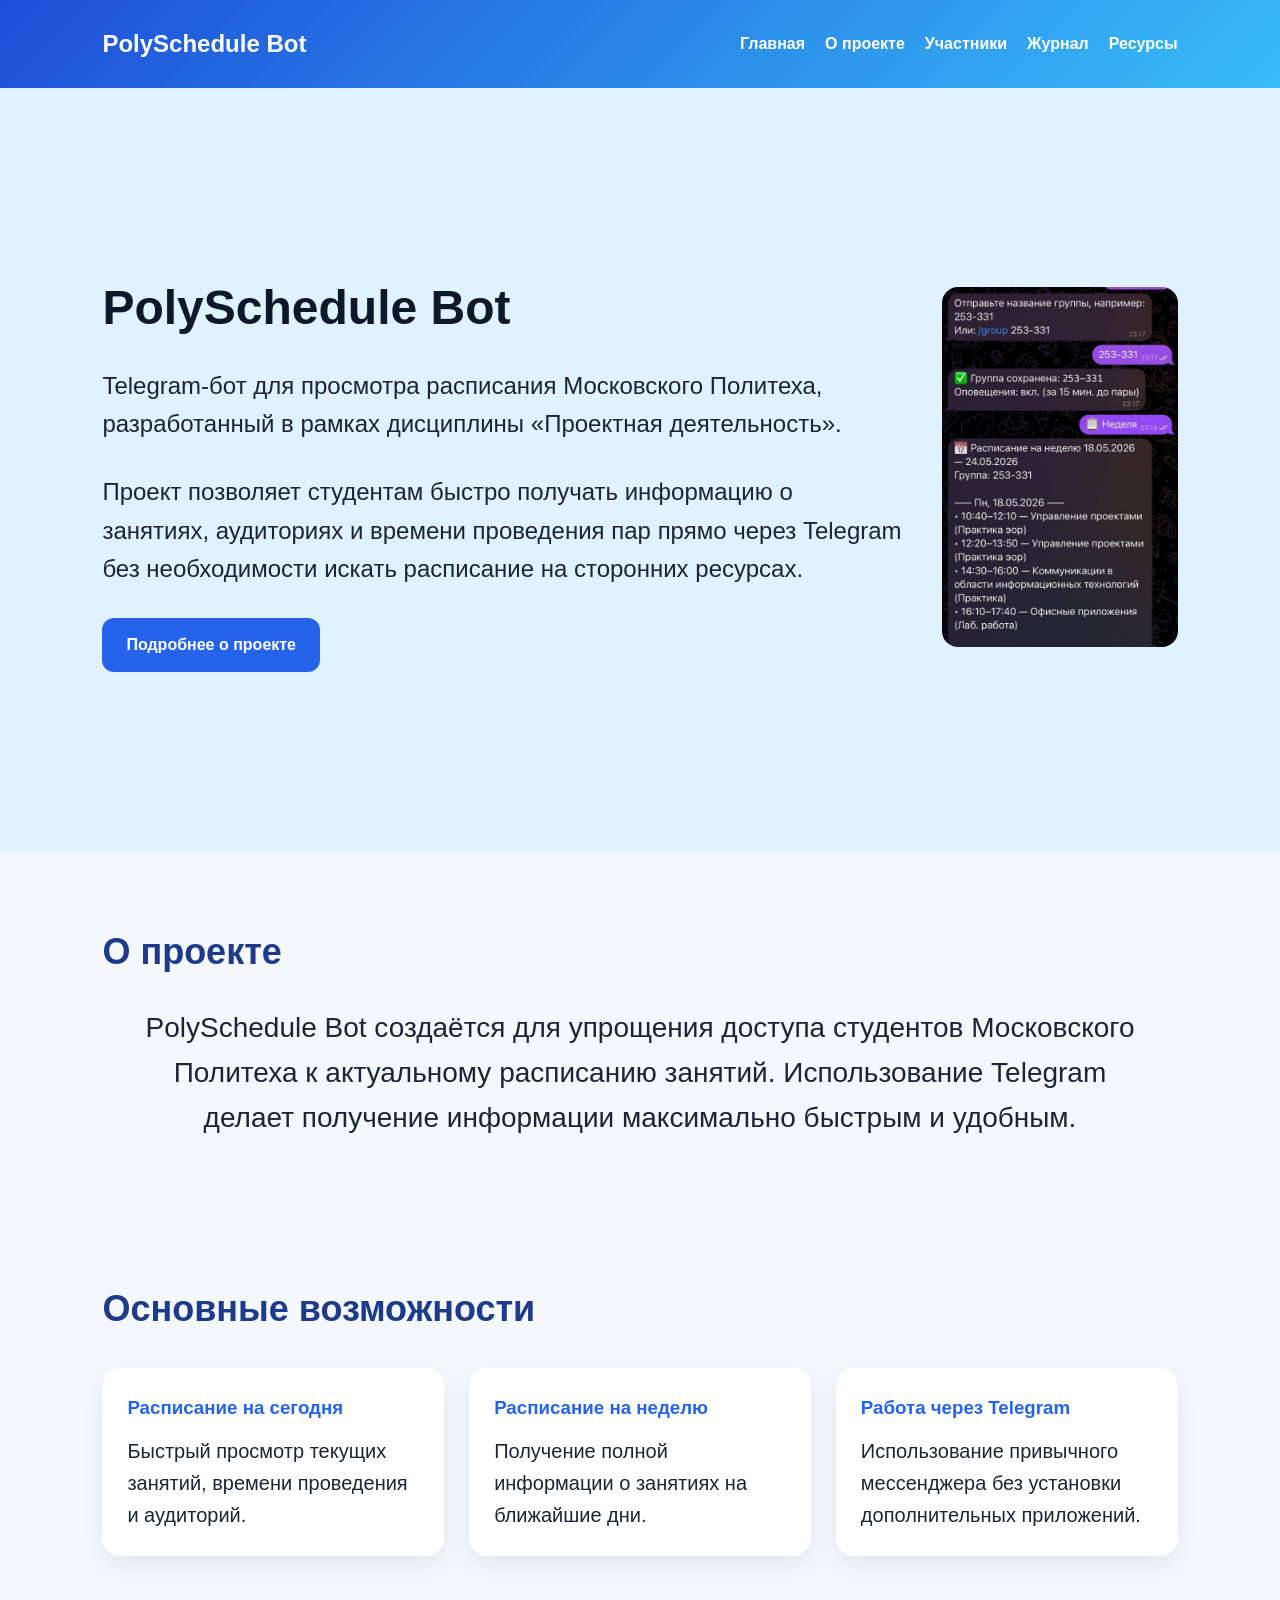
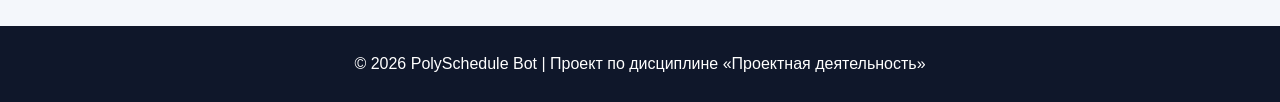
<file: site/index.html>
<!DOCTYPE html>
<html lang="ru">
<head>
    <meta charset="UTF-8">
    <meta name="viewport" content="width=device-width, initial-scale=1.0">
    <title>PolySchedule Bot</title>

    <link rel="stylesheet" href="css/style.css">
</head>

<body>

<header>
    <nav>
        <div class="logo">
            PolySchedule Bot
        </div>

        <ul class="menu">
            <li><a href="index.html">Главная</a></li>
            <li><a href="about.html">О проекте</a></li>
            <li><a href="team.html">Участники</a></li>
            <li><a href="journal.html">Журнал</a></li>
            <li><a href="resources.html">Ресурсы</a></li>
        </ul>
    </nav>
</header>

<main>

    <section class="hero">

        <div class="hero-content">

            <h1>
                PolySchedule Bot
            </h1>

            <p>
                Telegram-бот для просмотра расписания Московского Политеха,
                разработанный в рамках дисциплины
                «Проектная деятельность».
            </p>

            <p>
                Проект позволяет студентам быстро получать информацию
                о занятиях, аудиториях и времени проведения пар
                прямо через Telegram без необходимости искать
                расписание на сторонних ресурсах.
            </p>

            <a href="about.html" class="btn">
                Подробнее о проекте
            </a>

        </div>

        <div class="hero-image">
            <img src="img/telegram-bot.jpg" alt="Telegram Bot">
        </div>

    </section>

    <section class="section">

        <h2>
            О проекте
        </h2>

        <p style="text-align:center; max-width:1000px; margin:0 auto;">
            PolySchedule Bot создаётся для упрощения доступа студентов
            Московского Политеха к актуальному расписанию занятий.
            Использование Telegram делает получение информации
            максимально быстрым и удобным.
        </p>

    </section>

    <section class="section">

        <h2>
            Основные возможности
        </h2>

        <div class="cards">

            <div class="card">
                <h3>Расписание на сегодня</h3>

                <p>
                    Быстрый просмотр текущих занятий,
                    времени проведения и аудиторий.
                </p>
            </div>

            <div class="card">
                <h3>Расписание на неделю</h3>

                <p>
                    Получение полной информации
                    о занятиях на ближайшие дни.
                </p>
            </div>

            <div class="card">
                <h3>Работа через Telegram</h3>

                <p>
                    Использование привычного мессенджера
                    без установки дополнительных приложений.
                </p>
            </div>

        </div>

    </section>

</main>

<footer>
    <p>
        © 2026 PolySchedule Bot | Проект по дисциплине
        «Проектная деятельность»
    </p>
</footer>

</body>
</html>
</file>
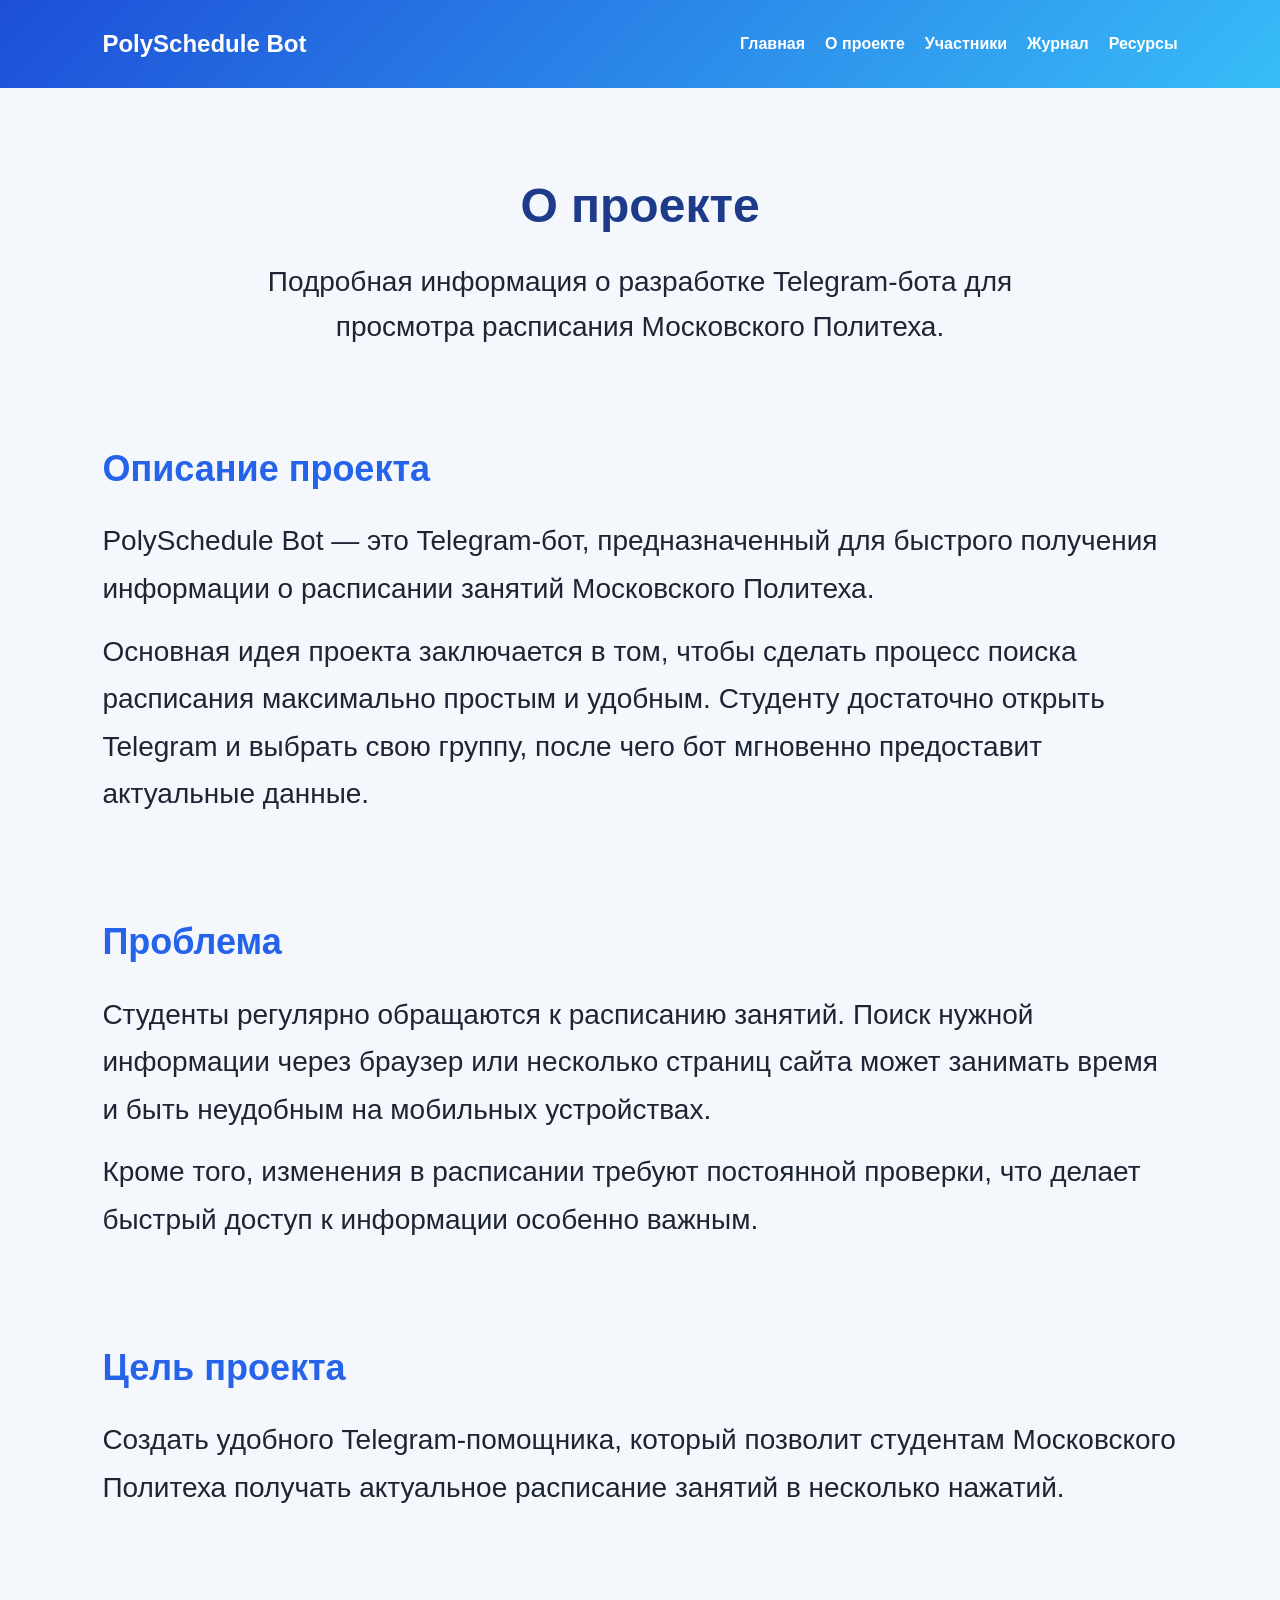
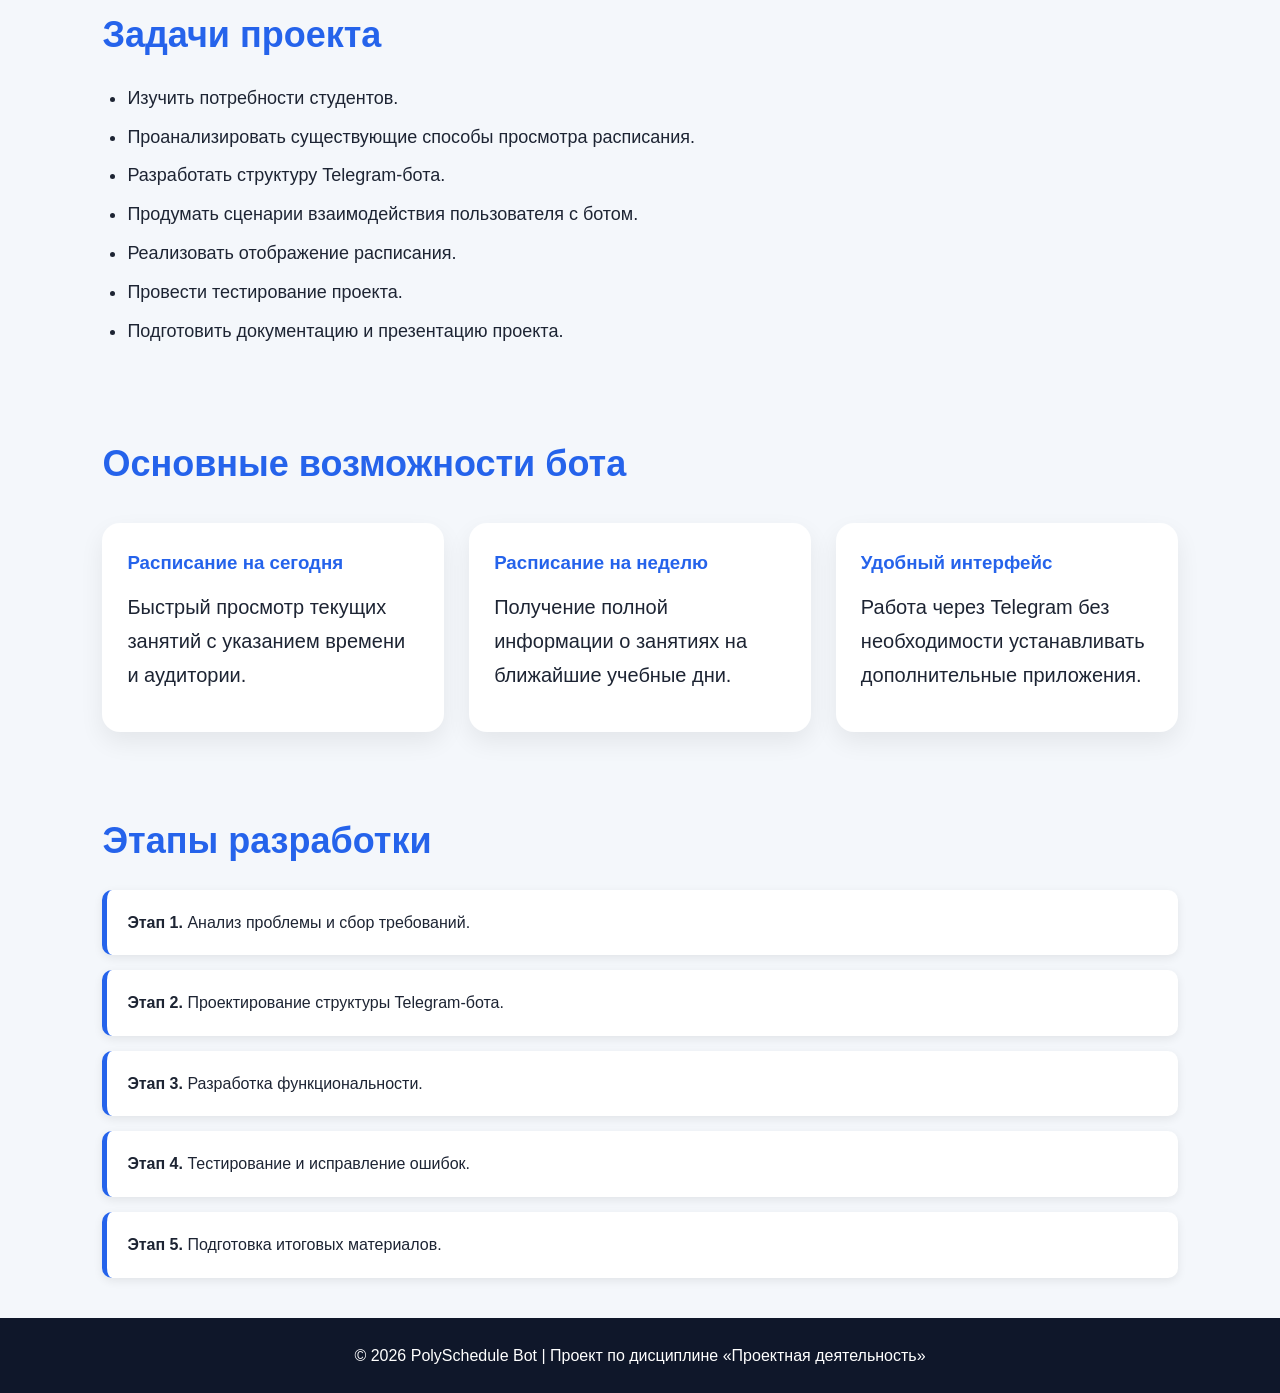
<file: site/about.html>
<!DOCTYPE html>
<html lang="ru">
<head>
    <meta charset="UTF-8">
    <meta name="viewport" content="width=device-width, initial-scale=1.0">
    <title>О проекте | PolySchedule Bot</title>

    <link rel="stylesheet" href="css/style.css">
</head>

<body>

<header>
    <nav>
        <div class="logo">
            PolySchedule Bot
        </div>

        <ul class="menu">
            <li><a href="index.html">Главная</a></li>
            <li><a href="about.html">О проекте</a></li>
            <li><a href="team.html">Участники</a></li>
            <li><a href="journal.html">Журнал</a></li>
            <li><a href="resources.html">Ресурсы</a></li>
        </ul>
    </nav>
</header>

<main>

    <section class="page-header">
        <h1>О проекте</h1>
        <p>
            Подробная информация о разработке Telegram-бота
            для просмотра расписания Московского Политеха.
        </p>
    </section>

    <section class="content-section">

        <div class="content-text">

            <h2>Описание проекта</h2>

            <p>
                PolySchedule Bot — это Telegram-бот, предназначенный
                для быстрого получения информации о расписании занятий
                Московского Политеха.
            </p>

            <p>
                Основная идея проекта заключается в том, чтобы сделать
                процесс поиска расписания максимально простым и удобным.
                Студенту достаточно открыть Telegram и выбрать свою группу,
                после чего бот мгновенно предоставит актуальные данные.
            </p>

        </div>

    </section>

    <section class="content-section">

        <h2>Проблема</h2>

        <p>
            Студенты регулярно обращаются к расписанию занятий.
            Поиск нужной информации через браузер или несколько страниц
            сайта может занимать время и быть неудобным на мобильных устройствах.
        </p>

        <p>
            Кроме того, изменения в расписании требуют постоянной проверки,
            что делает быстрый доступ к информации особенно важным.
        </p>

    </section>

    <section class="content-section">

        <h2>Цель проекта</h2>

        <p>
            Создать удобного Telegram-помощника, который позволит
            студентам Московского Политеха получать актуальное расписание
            занятий в несколько нажатий.
        </p>

    </section>

    <section class="content-section">

        <h2>Задачи проекта</h2>

        <ul class="project-list">
            <li>Изучить потребности студентов.</li>
            <li>Проанализировать существующие способы просмотра расписания.</li>
            <li>Разработать структуру Telegram-бота.</li>
            <li>Продумать сценарии взаимодействия пользователя с ботом.</li>
            <li>Реализовать отображение расписания.</li>
            <li>Провести тестирование проекта.</li>
            <li>Подготовить документацию и презентацию проекта.</li>
        </ul>

    </section>

    <section class="content-section">

        <h2>Основные возможности бота</h2>

        <div class="cards">

            <div class="card">
                <h3>Расписание на сегодня</h3>
                <p>
                    Быстрый просмотр текущих занятий с указанием времени
                    и аудитории.
                </p>
            </div>

            <div class="card">
                <h3>Расписание на неделю</h3>
                <p>
                    Получение полной информации о занятиях
                    на ближайшие учебные дни.
                </p>
            </div>

            <div class="card">
                <h3>Удобный интерфейс</h3>
                <p>
                    Работа через Telegram без необходимости
                    устанавливать дополнительные приложения.
                </p>
            </div>

        </div>

    </section>

    <section class="content-section">

        <h2>Этапы разработки</h2>

        <div class="timeline">

            <div class="timeline-item">
                <strong>Этап 1.</strong> Анализ проблемы и сбор требований.
            </div>

            <div class="timeline-item">
                <strong>Этап 2.</strong> Проектирование структуры Telegram-бота.
            </div>

            <div class="timeline-item">
                <strong>Этап 3.</strong> Разработка функциональности.
            </div>

            <div class="timeline-item">
                <strong>Этап 4.</strong> Тестирование и исправление ошибок.
            </div>

            <div class="timeline-item">
                <strong>Этап 5.</strong> Подготовка итоговых материалов.
            </div>

        </div>

    </section>

</main>

<footer>
    <p>
        © 2026 PolySchedule Bot | Проект по дисциплине
        «Проектная деятельность»
    </p>
</footer>

</body>
</html>
</file>
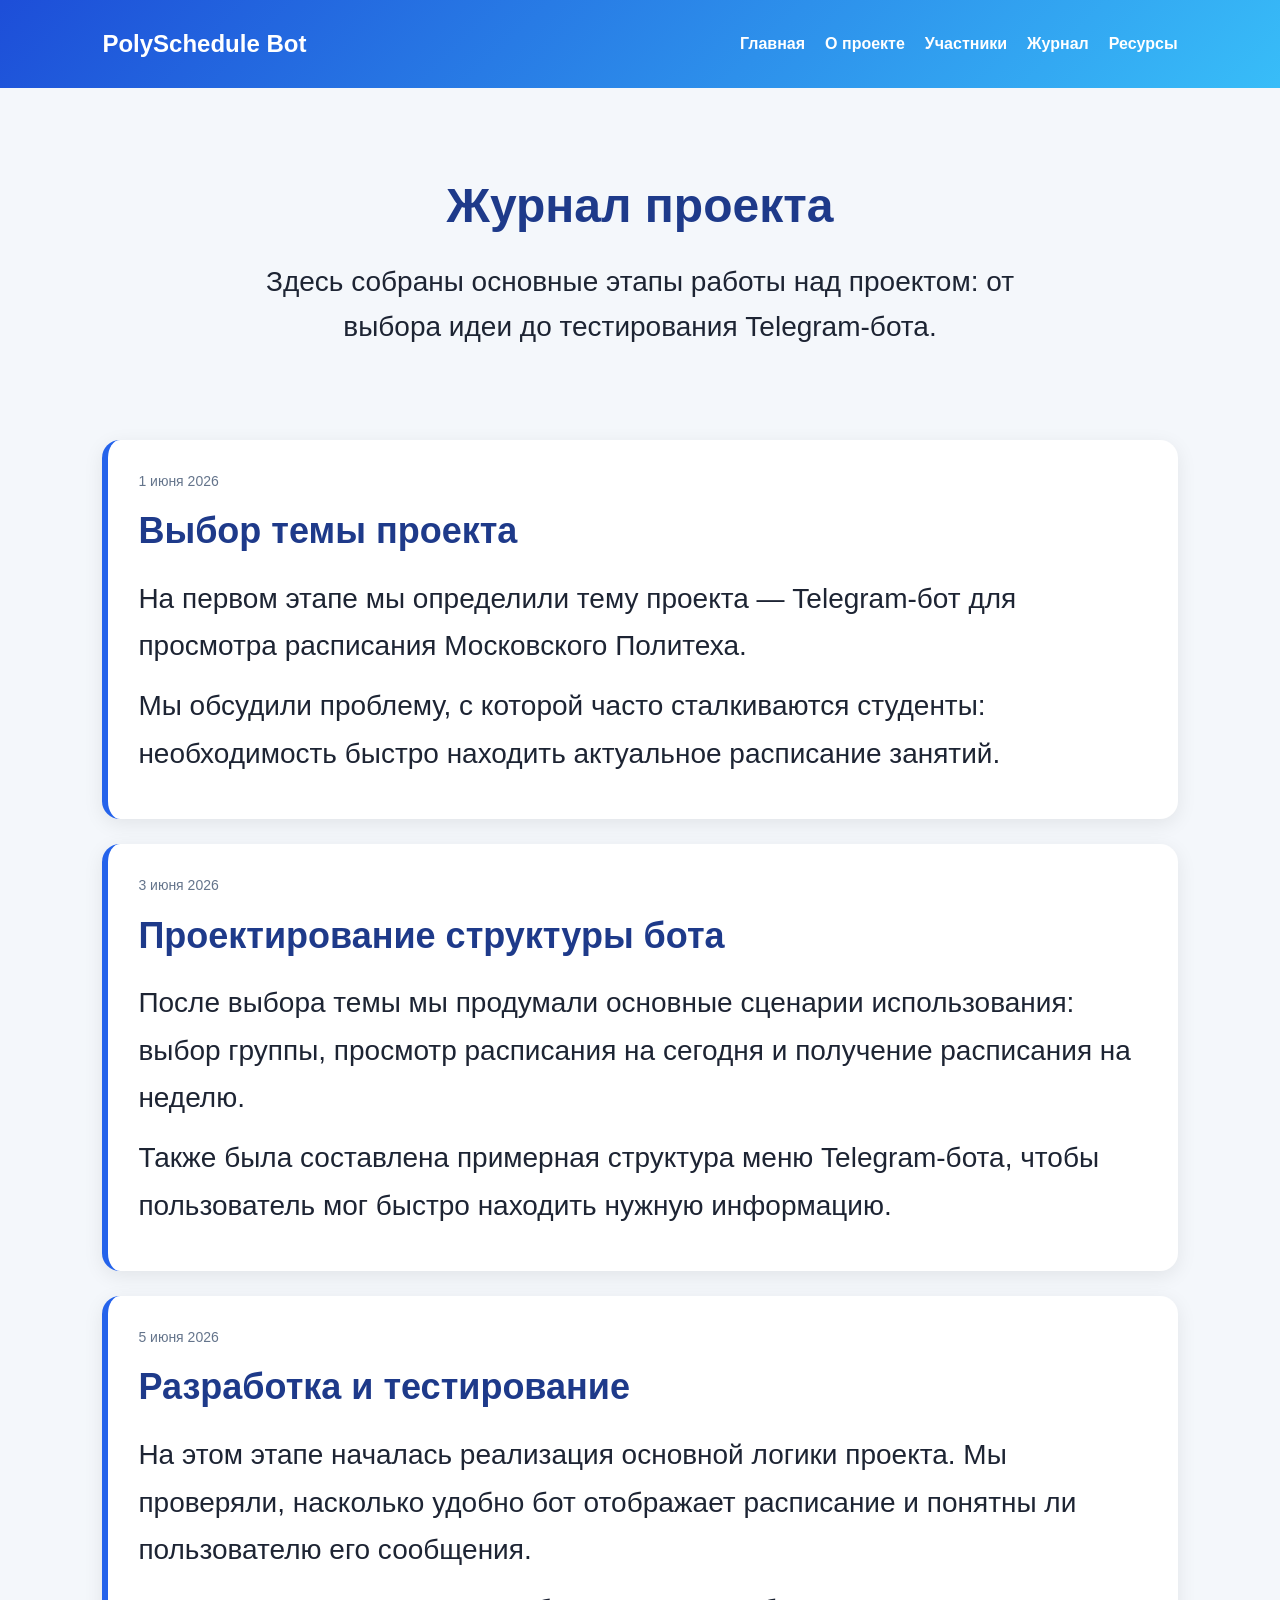
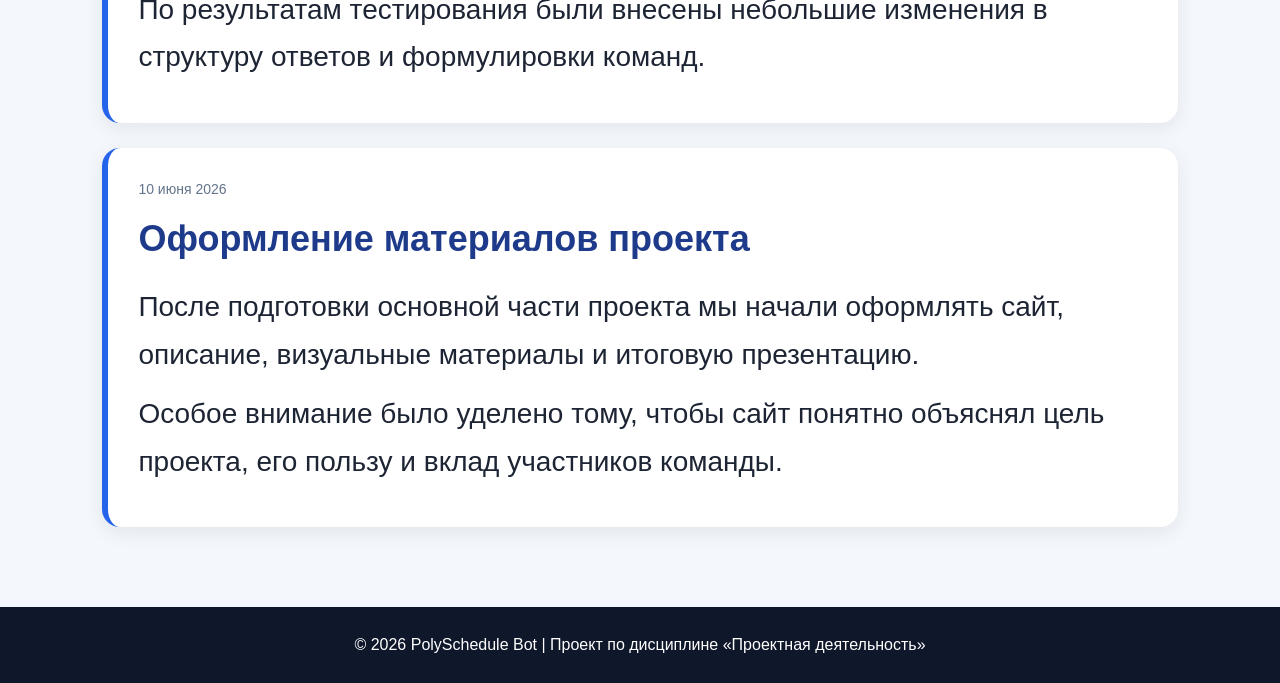
<file: site/journal.html>
<!DOCTYPE html>
<html lang="ru">
<head>
    <meta charset="UTF-8">
    <meta name="viewport" content="width=device-width, initial-scale=1.0">
    <title>Журнал | PolySchedule Bot</title>

    <link rel="stylesheet" href="css/style.css">
</head>

<body>

<header>
    <nav>
        <div class="logo">PolySchedule Bot</div>

        <ul class="menu">
            <li><a href="index.html">Главная</a></li>
            <li><a href="about.html">О проекте</a></li>
            <li><a href="team.html">Участники</a></li>
            <li><a href="journal.html">Журнал</a></li>
            <li><a href="resources.html">Ресурсы</a></li>
        </ul>
    </nav>
</header>

<main>

    <section class="page-header">
        <h1>Журнал проекта</h1>

        <p>
            Здесь собраны основные этапы работы над проектом:
            от выбора идеи до тестирования Telegram-бота.
        </p>
    </section>

    <section class="journal-section">

        <article class="journal-post">
            <div class="post-date">1 июня 2026</div>

            <h2>Выбор темы проекта</h2>

            <p>
                На первом этапе мы определили тему проекта — Telegram-бот
                для просмотра расписания Московского Политеха.
            </p>

            <p>
                Мы обсудили проблему, с которой часто сталкиваются студенты:
                необходимость быстро находить актуальное расписание занятий.
            </p>
        </article>

        <article class="journal-post">
            <div class="post-date">3 июня 2026</div>

            <h2>Проектирование структуры бота</h2>

            <p>
                После выбора темы мы продумали основные сценарии использования:
                выбор группы, просмотр расписания на сегодня и получение
                расписания на неделю.
            </p>

            <p>
                Также была составлена примерная структура меню Telegram-бота,
                чтобы пользователь мог быстро находить нужную информацию.
            </p>
        </article>

        <article class="journal-post">
            <div class="post-date">5 июня 2026</div>

            <h2>Разработка и тестирование</h2>

            <p>
                На этом этапе началась реализация основной логики проекта.
                Мы проверяли, насколько удобно бот отображает расписание
                и понятны ли пользователю его сообщения.
            </p>

            <p>
                По результатам тестирования были внесены небольшие изменения
                в структуру ответов и формулировки команд.
            </p>
        </article>

        <article class="journal-post">
            <div class="post-date">10 июня 2026</div>

            <h2>Оформление материалов проекта</h2>

            <p>
                После подготовки основной части проекта мы начали оформлять
                сайт, описание, визуальные материалы и итоговую презентацию.
            </p>

            <p>
                Особое внимание было уделено тому, чтобы сайт понятно объяснял
                цель проекта, его пользу и вклад участников команды.
            </p>
        </article>

    </section>

</main>

<footer>
    <p>
        © 2026 PolySchedule Bot | Проект по дисциплине
        «Проектная деятельность»
    </p>
</footer>

</body>
</html>
</file>
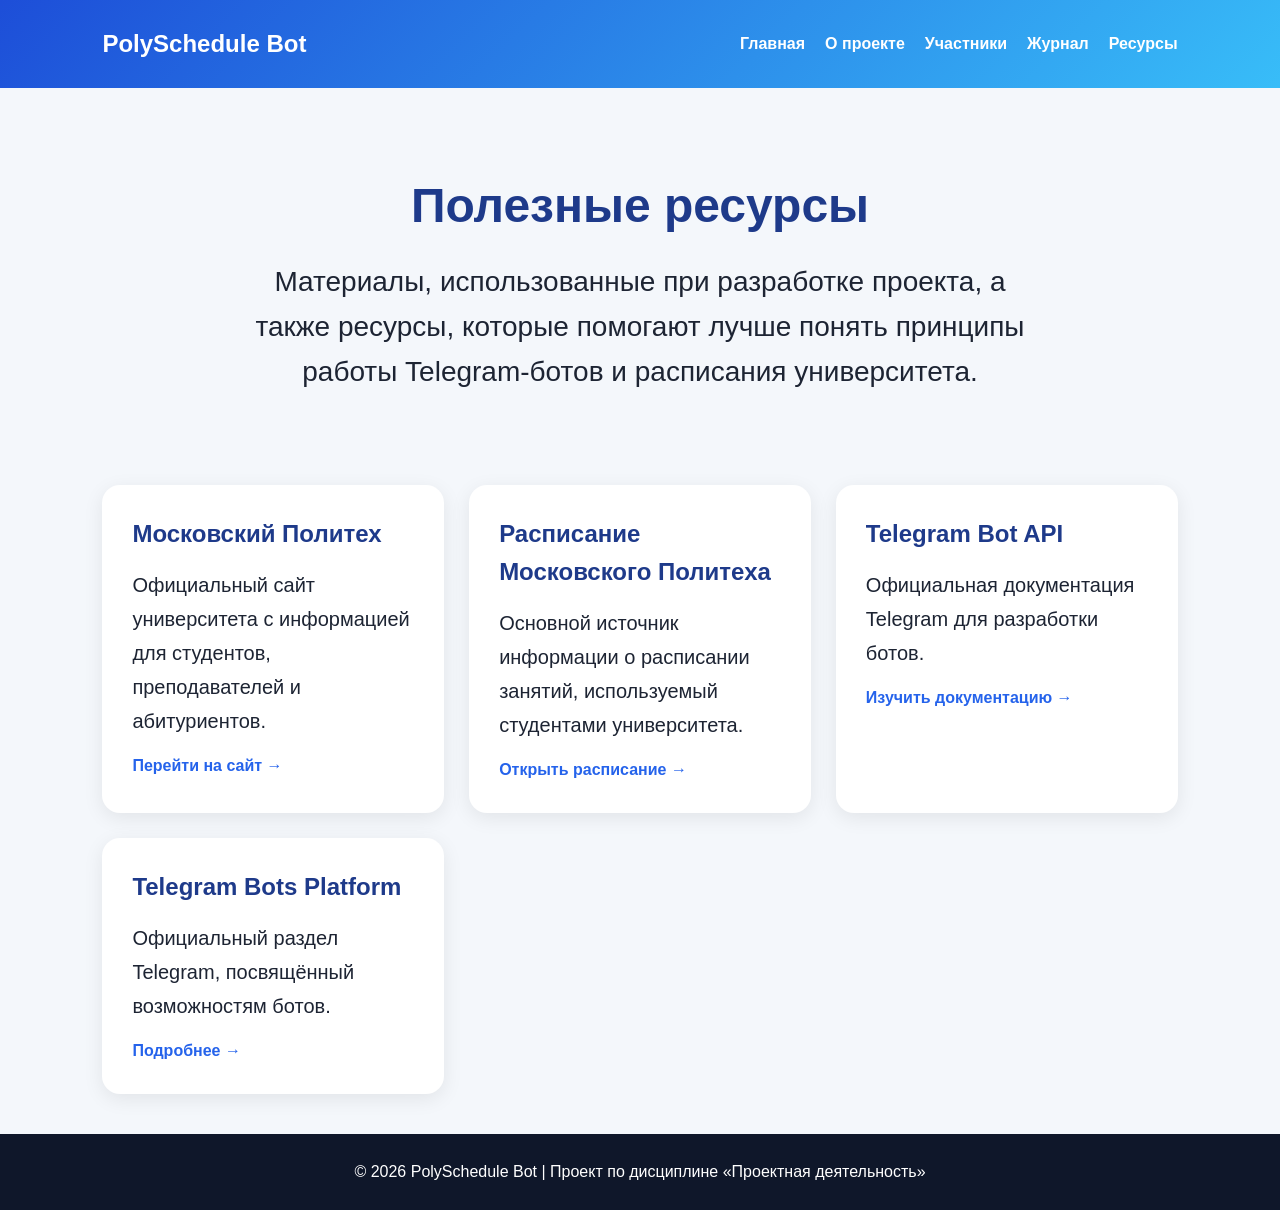
<file: site/resources.html>
<!DOCTYPE html>
<html lang="ru">
<head>
    <meta charset="UTF-8">
    <meta name="viewport" content="width=device-width, initial-scale=1.0">
    <title>Ресурсы | PolySchedule Bot</title>

    <link rel="stylesheet" href="css/style.css">
</head>
<style>
    body {
        min-height: 100vh;
    }

    main {
        flex: 1;
    }

    body,
    html {
        height: 100%;
    }
</style>

<body>

<header>
    <nav>
        <div class="logo">PolySchedule Bot</div>

        <ul class="menu">
            <li><a href="index.html">Главная</a></li>
            <li><a href="about.html">О проекте</a></li>
            <li><a href="team.html">Участники</a></li>
            <li><a href="journal.html">Журнал</a></li>
            <li><a href="resources.html">Ресурсы</a></li>
        </ul>
    </nav>
</header>

<main>

    <section class="page-header">
        <h1>Полезные ресурсы</h1>

        <p>
            Материалы, использованные при разработке проекта,
            а также ресурсы, которые помогают лучше понять
            принципы работы Telegram-ботов и расписания университета.
        </p>
    </section>

    <section class="resources-section">

        <div class="resource-card">
            <h2>Московский Политех</h2>

            <p>
                Официальный сайт университета с информацией для студентов,
                преподавателей и абитуриентов.
            </p>

            <a href="https://mospolytech.ru" target="_blank">
                Перейти на сайт →
            </a>
        </div>

        <div class="resource-card">
            <h2>Расписание Московского Политеха</h2>

            <p>
                Основной источник информации о расписании занятий,
                используемый студентами университета.
            </p>

            <a href="https://rasp.dmami.ru" target="_blank">
                Открыть расписание →
            </a>
        </div>

        <div class="resource-card">
            <h2>Telegram Bot API</h2>

            <p>
                Официальная документация Telegram для разработки ботов.
            </p>

            <a href="https://core.telegram.org/bots/api" target="_blank">
                Изучить документацию →
            </a>
        </div>

        <div class="resource-card">
            <h2>Telegram Bots Platform</h2>

            <p>
                Официальный раздел Telegram, посвящённый возможностям ботов.
            </p>

            <a href="https://core.telegram.org/bots" target="_blank">
                Подробнее →
            </a>
        </div>

    </section>
</main>

<footer>
    <p>
        © 2026 PolySchedule Bot | Проект по дисциплине
        «Проектная деятельность»
    </p>
</footer>

</body>
</html>
</file>
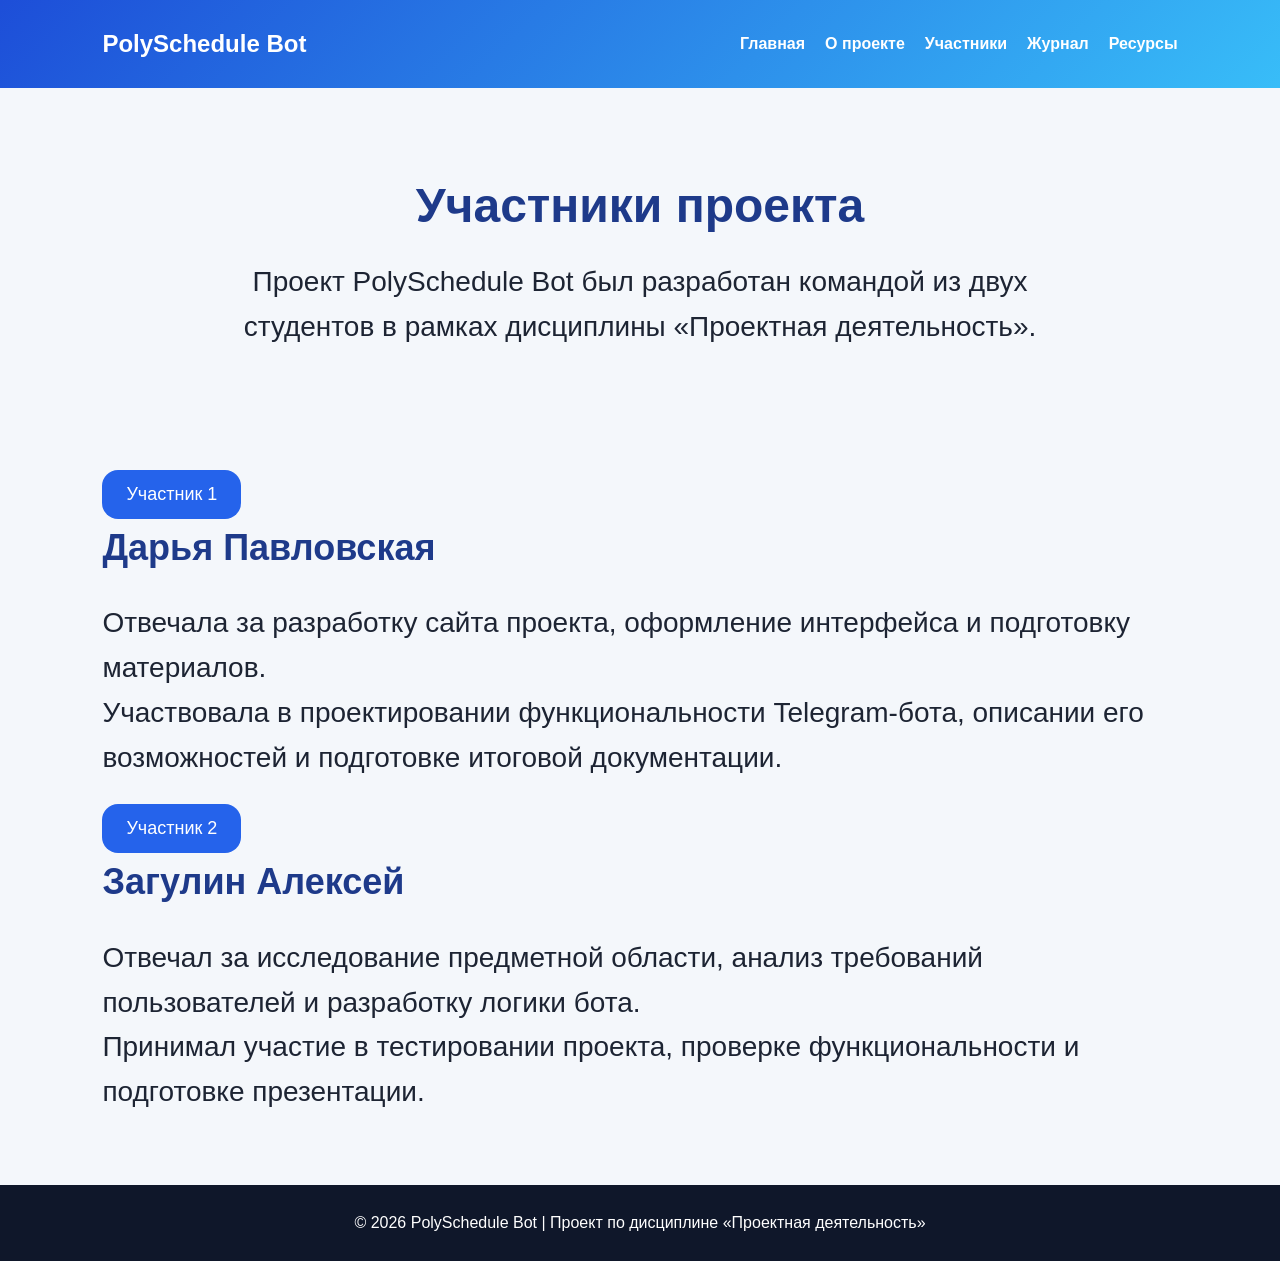
<file: site/team.html>
<!DOCTYPE html>
<html lang="ru">
<head>
    <meta charset="UTF-8">
    <meta name="viewport" content="width=device-width, initial-scale=1.0">
    <title>Участники | PolySchedule Bot</title>

    <link rel="stylesheet" href="css/style.css">
</head>

<body>

<header>
    <nav>
        <div class="logo">
            PolySchedule Bot
        </div>

        <ul class="menu">
            <li><a href="index.html">Главная</a></li>
            <li><a href="about.html">О проекте</a></li>
            <li><a href="team.html">Участники</a></li>
            <li><a href="journal.html">Журнал</a></li>
            <li><a href="resources.html">Ресурсы</a></li>
        </ul>
    </nav>
</header>

<main>

    <section class="page-header">
        <h1>Участники проекта</h1>

        <p>
            Проект PolySchedule Bot был разработан командой из двух студентов
            в рамках дисциплины «Проектная деятельность».
        </p>
    </section>

    <section class="team-section">

        <div class="team-card">

            <div class="member-number">
                Участник 1
            </div>

            <h2>Дарья Павловская</h2>

            <p>
                Отвечала за разработку сайта проекта,
                оформление интерфейса и подготовку материалов.
            </p>

            <p>
                Участвовала в проектировании функциональности Telegram-бота,
                описании его возможностей и подготовке итоговой документации.
            </p>

        </div>

        <div class="team-card">

            <div class="member-number">
                Участник 2
            </div>

            <h2>Загулин Алексей</h2>

            <p>
                Отвечал за исследование предметной области,
                анализ требований пользователей и разработку логики бота.
            </p>

            <p>
                Принимал участие в тестировании проекта,
                проверке функциональности и подготовке презентации.
            </p>

        </div>

    </section>

</main>

<footer>
    <p>
        © 2026 PolySchedule Bot | Проект по дисциплине
        «Проектная деятельность»
    </p>
</footer>

</body>
</html>
</file>
<file: site/css/style.css>
* {
    box-sizing: border-box;
    margin: 0;
    padding: 0;
}

body {
    font-family: Arial, sans-serif;
    background: #f4f7fb;
    color: #1d2433;
    line-height: 1.6;
    display: flex;
    flex-direction: column;
}

header {
    background: linear-gradient(135deg, #1d4ed8, #38bdf8);
    color: white;
    padding: 25px 8%;
    position: sticky;
    top: 0;
    z-index: 10;
}

nav {
    display: flex;
    justify-content: space-between;
    align-items: center;
    gap: 20px;
}

main {
    flex: 1;
}

.logo {
    font-size: 24px;
    font-weight: bold;
}

.menu {
    display: flex;
    gap: 20px;
    list-style: none;
}

.menu a {
    color: white;
    text-decoration: none;
    font-weight: 600;
}

.menu a:hover {
    text-decoration: underline;
}

section {
    padding: 70px 8%;
}

.hero {
    min-height: 85vh;
    display: flex;
    justify-content: space-between;
    align-items: center;
    gap: 40px;
    background: #e0f2fe;
}

.hero-content {
    max-width: 800px;
}

.hero h1 {
    font-size: 48px;
    margin-bottom: 20px;
    color: #0f172a;
}

.hero p {
    font-size: 24px;
    margin-bottom: 30px;
}

.hero-image{
    border-radius: 16px;
    max-width: 70%;
    width: 380px;
}

.hero-image img {
    border-radius: 16px;
    width: 100%;
}

.btn {
    display: inline-block;
    background: #2563eb;
    color: white;
    padding: 14px 24px;
    border-radius: 12px;
    text-decoration: none;
    font-weight: bold;
}

.phone {
    background: #0f172a;
    border-radius: 35px;
    padding: 25px;
    color: white;
    box-shadow: 0 20px 50px rgba(15, 23, 42, 0.3);
}

.phone-screen {
    background: #e5f3ff;
    color: #0f172a;
    border-radius: 25px;
    padding: 25px;
}

.bot-message {
    background: white;
    padding: 14px;
    border-radius: 14px;
    margin-bottom: 15px;
    box-shadow: 0 5px 15px rgba(0, 0, 0, 0.08);
}

h2 {
    font-size: 36px;
    margin-bottom: 25px;
    color: #1e3a8a;
}

p {
    font-size: 28px;
}

.cards {
    display: grid;
    grid-template-columns: repeat(3, 1fr);
    gap: 25px;
    margin-top: 30px;
}

.card {
    background: white;
    padding: 25px;
    border-radius: 18px;
    box-shadow: 0 10px 25px rgba(0, 0, 0, 0.07);
}

.card h3 {
    color: #2563eb;
    margin-bottom: 12px;
}

.card p {
    font-size: 20px;
}

.scheme {
    background: white;
    border-radius: 20px;
    padding: 30px;
    text-align: center;
    font-size: 22px;
    margin-top: 30px;
    box-shadow: 0 10px 25px rgba(0, 0, 0, 0.07);
}

.journal {
    display: grid;
    gap: 25px;
}

.post {
    background: white;
    padding: 25px;
    border-left: 6px solid #2563eb;
    border-radius: 15px;
    box-shadow: 0 8px 20px rgba(0, 0, 0, 0.06);
}

.date {
    color: #64748b;
    font-size: 14px;
    margin-bottom: 8px;
}

.resources a {
    color: #2563eb;
    font-weight: bold;
    text-decoration: none;
}

.resources li {
    margin-bottom: 15px;
    font-size: 18px;
}

.video-box {
    margin-top: 25px;
    background: #dbeafe;
    border-radius: 20px;
    padding: 25px;
    text-align: center;
}

footer {
    background: #0f172a;
    color: white;
    text-align: center;
    padding: 25px;
}

footer p {
    font-size: 16px;
}

.page-header {
    text-align: center;
    padding: 80px 8% 50px;
}

.page-header h1 {
    font-size: 48px;
    color: #1e3a8a;
    margin-bottom: 15px;
}

.page-header p {
    max-width: 800px;
    margin: 0 auto;
}

.content-section {
    padding: 40px 8%;
}

.content-section h2 {
    margin-bottom: 20px;
    color: #2563eb;
}

.content-section p {
    margin-bottom: 15px;
    line-height: 1.7;
}

.content-image img {
    width: 100%;
    max-width: 1000px;
    border-radius: 16px;
    margin-bottom: 30px;
}

.project-list {
    padding-left: 25px;
}

.project-list li {
    margin-bottom: 10px;
    font-size: 18px;
}

.timeline {
    display: flex;
    flex-direction: column;
    gap: 15px;
}

.timeline-item {
    background: white;
    padding: 20px;
    border-left: 5px solid #2563eb;
    border-radius: 10px;
    box-shadow: 0 3px 10px rgba(0,0,0,.08);
}

.team-section {
    display: flex;
    flex-direction: column;
    gap: 24px;
    align-items: start;
}

.member-number {
    padding: 10px 24px;
    border-radius: 16px;
    background-color: #2563eb;
    width: max-content;
    font-size: 18px;
    color: #fff;
}

.member-number:nth-last-child {
    margin-top: 16px;
}

.journal-section {
    padding: 40px 8% 80px;
    display: flex;
    flex-direction: column;
    gap: 25px;
}

.journal-post {
    background: white;
    padding: 30px;
    border-radius: 18px;
    border-left: 6px solid #2563eb;
    box-shadow: 0 5px 20px rgba(0,0,0,.08);
}

.post-date {
    color: #64748b;
    font-size: 14px;
    margin-bottom: 10px;
}

.journal-post h2 {
    color: #1e3a8a;
    margin-bottom: 15px;
}

.journal-post p {
    line-height: 1.7;
    margin-bottom: 12px;
}

.resources-section {
    padding: 40px 8%;
    display: grid;
    grid-template-columns: repeat(auto-fit, minmax(320px, 1fr));
    gap: 25px;
}

.resource-card {
    background: white;
    padding: 30px;
    border-radius: 18px;
    box-shadow: 0 5px 20px rgba(0,0,0,.08);
}

.resource-card h2 {
    color: #1e3a8a;
    margin-bottom: 15px;
    font-size: 24px;
}

.resource-card p {
    line-height: 1.7;
    margin-bottom: 15px;
    font-size: 20px;
}

.resource-card a {
    color: #2563eb;
    text-decoration: none;
    font-weight: 600;
}

.resource-card a:hover {
    text-decoration: underline;
}

.video-section {
    padding: 40px 8% 80px;
}

.video-section h2 {
    color: #1e3a8a;
    margin-bottom: 15px;
}

.video-section p {
    margin-bottom: 25px;
}

.video-wrapper {
    overflow: hidden;
    border-radius: 18px;
    box-shadow: 0 5px 20px rgba(0,0,0,.08);
}

@media (max-width: 850px) {
    .hero {
        grid-template-columns: 1fr;
    }

    .cards {
        grid-template-columns: 1fr;
    }

    nav {
        flex-direction: column;
    }

    .menu {
        flex-wrap: wrap;
        justify-content: center;
    }

    .hero h1 {
        font-size: 34px;
    }
}
</file>
